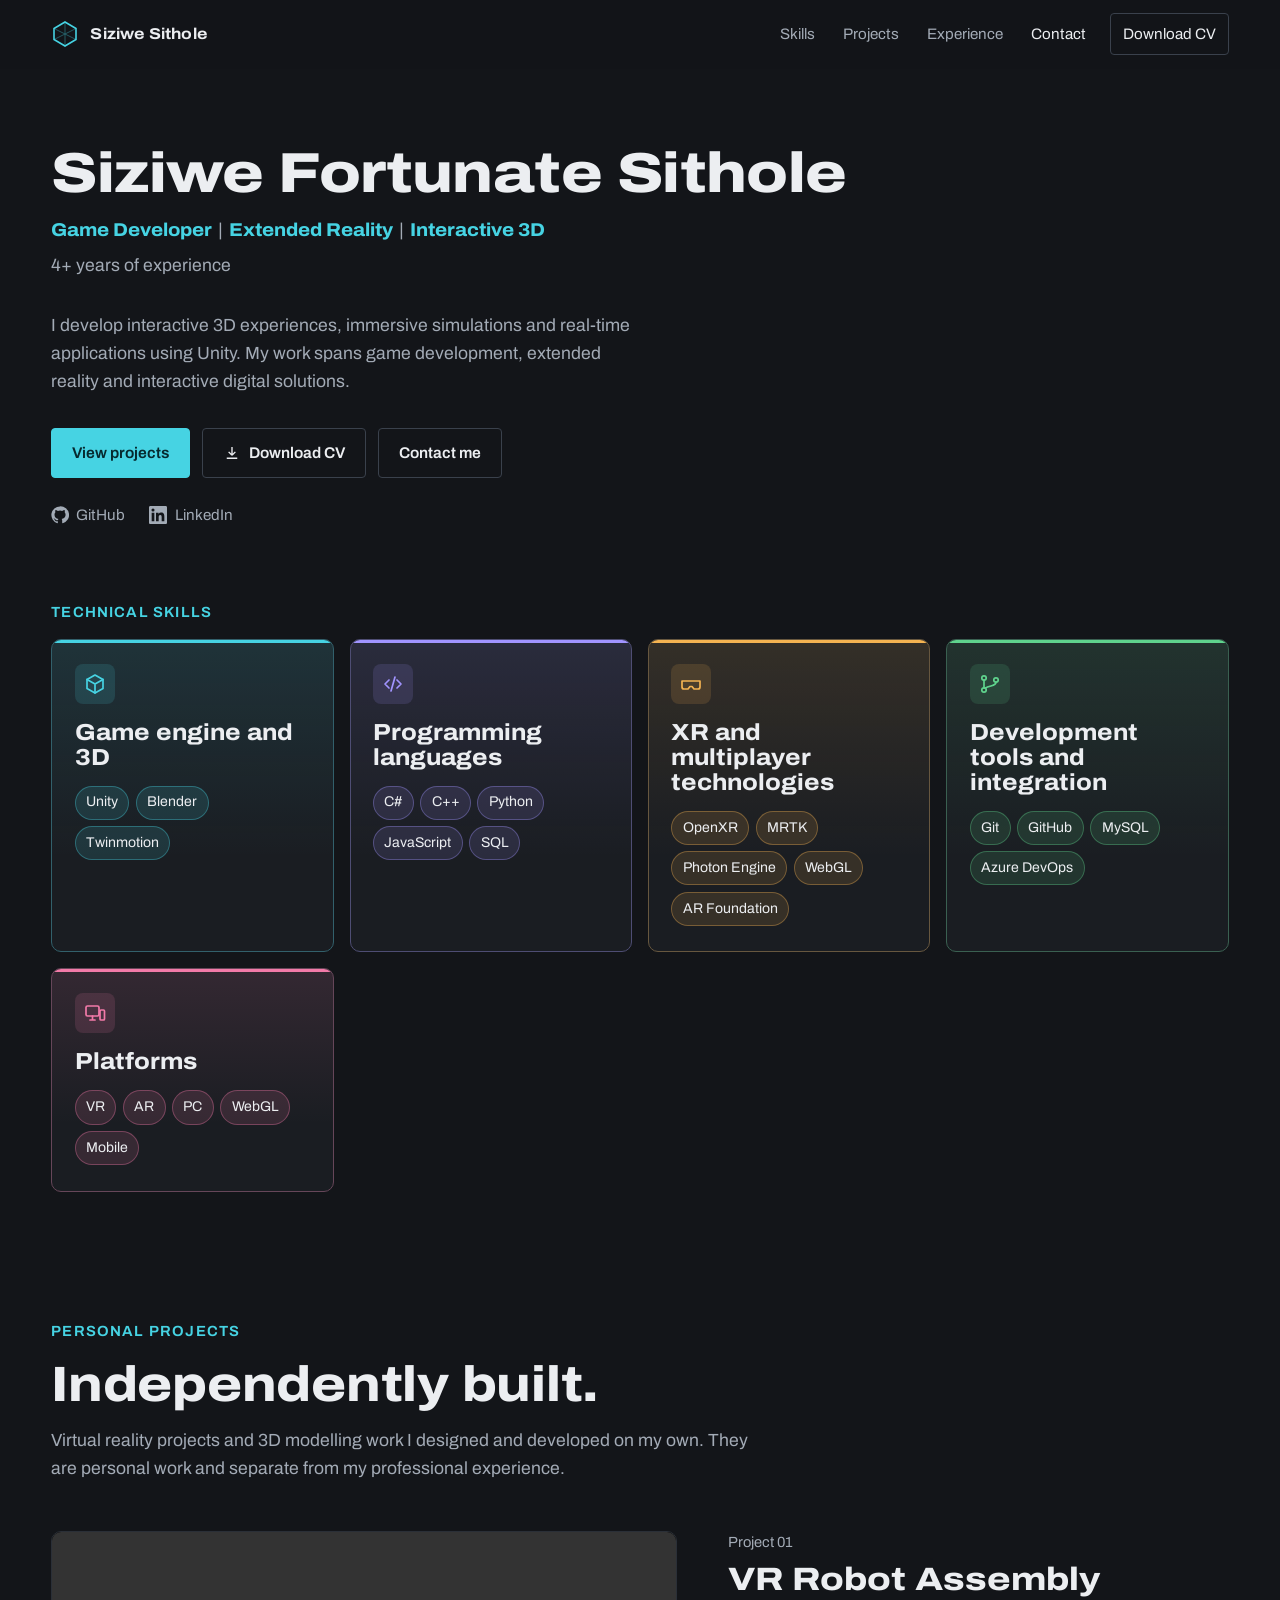
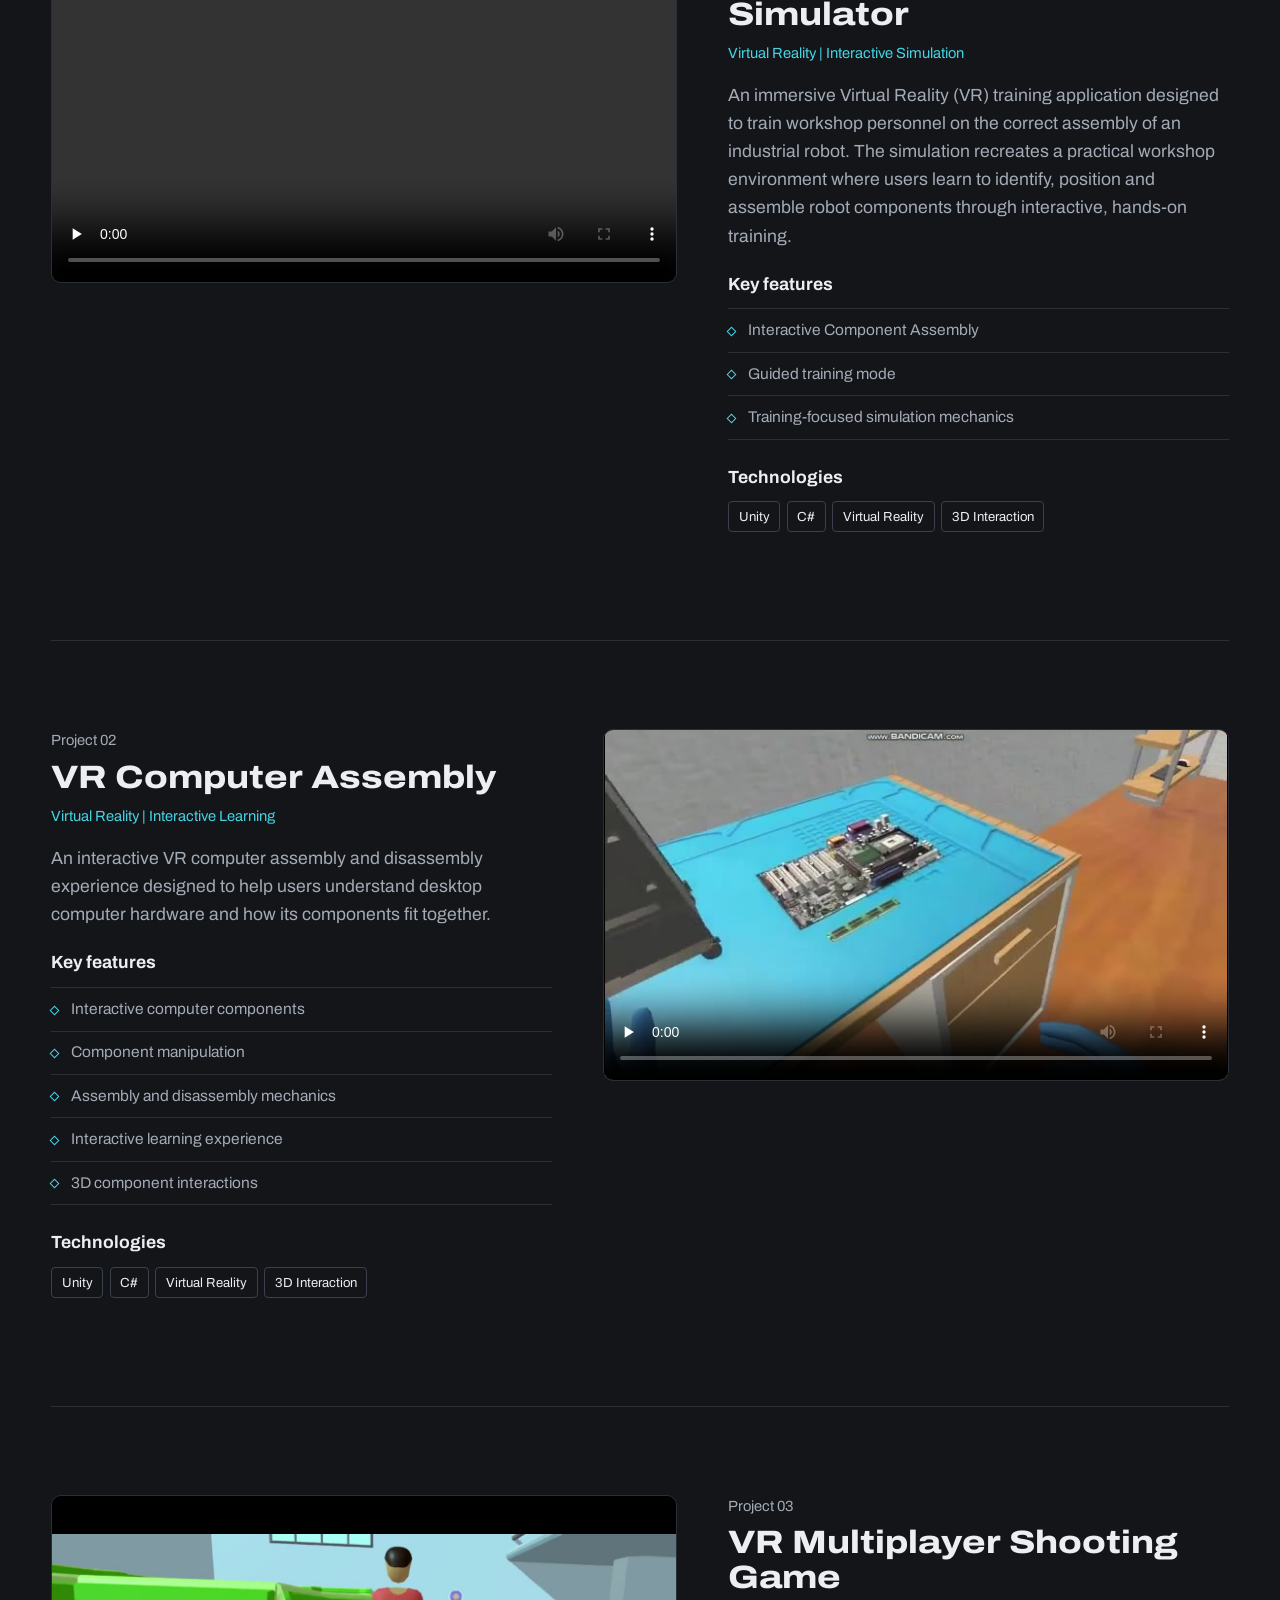
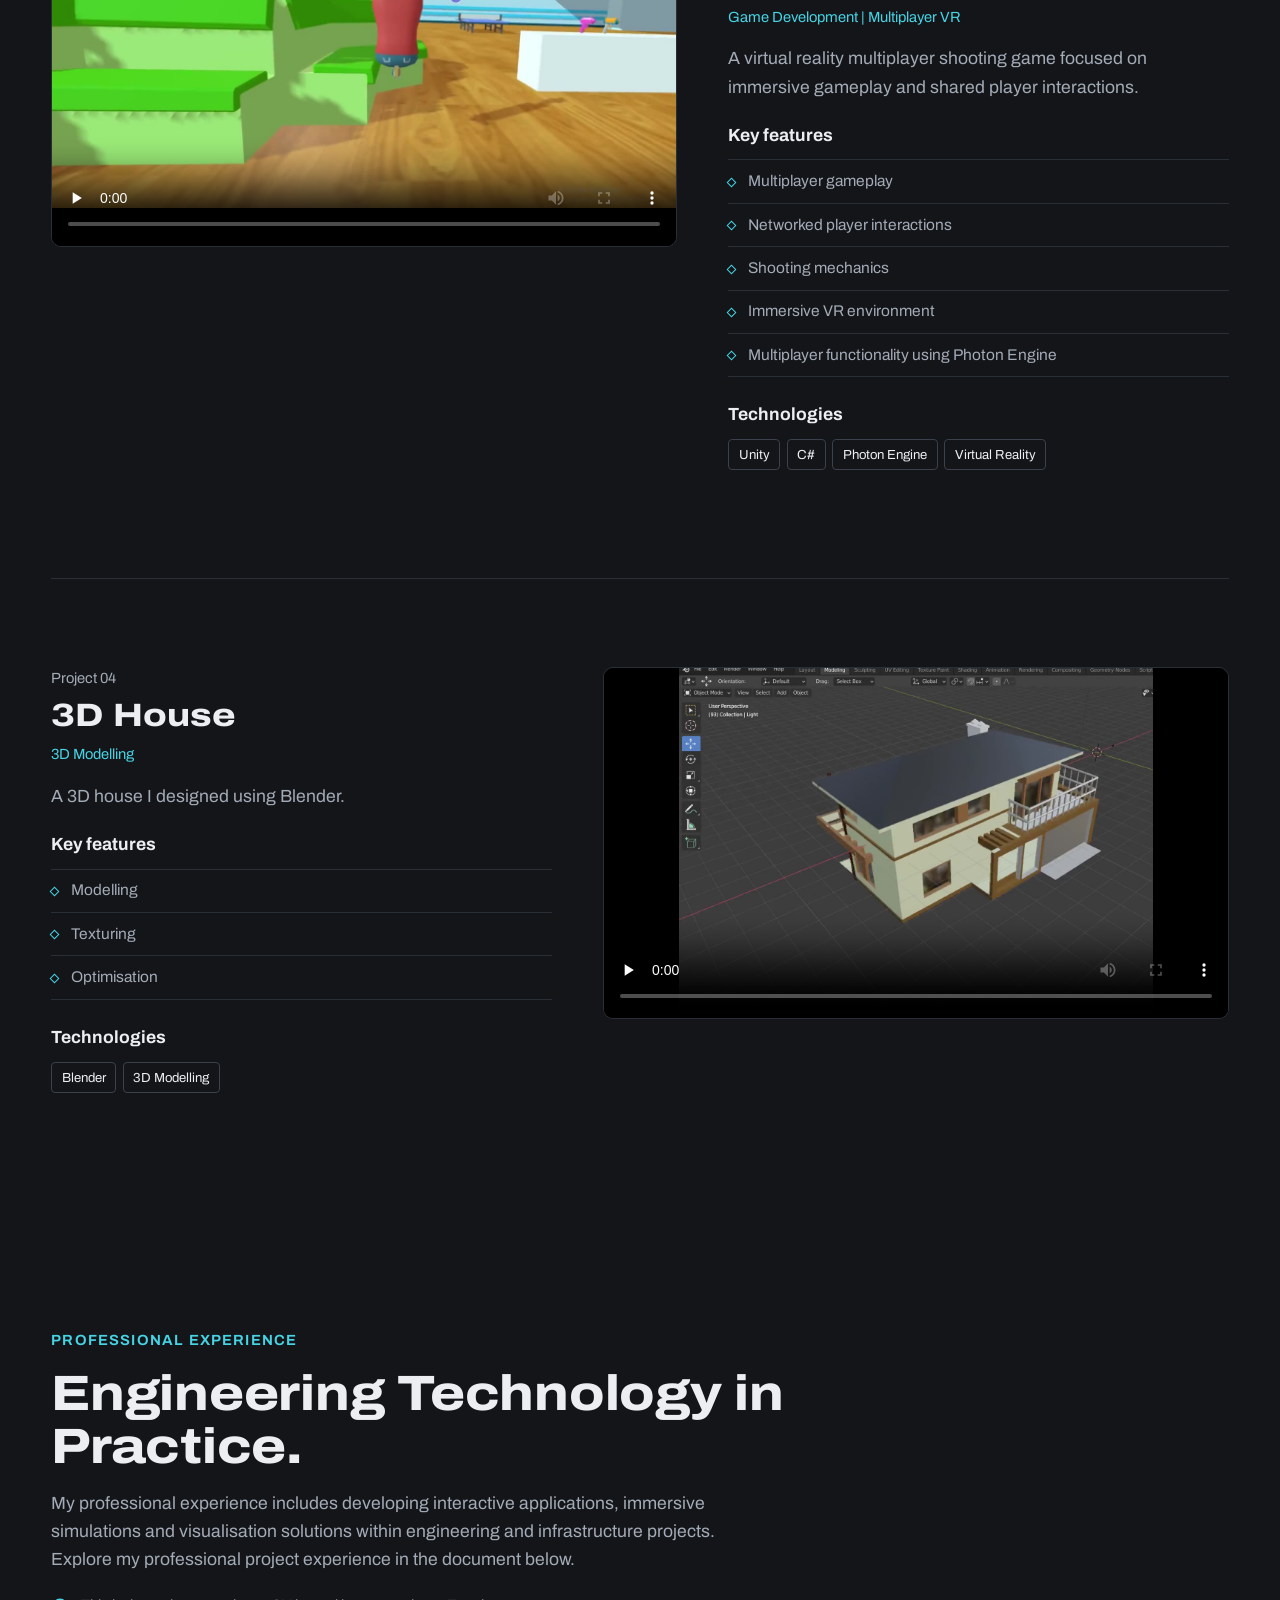
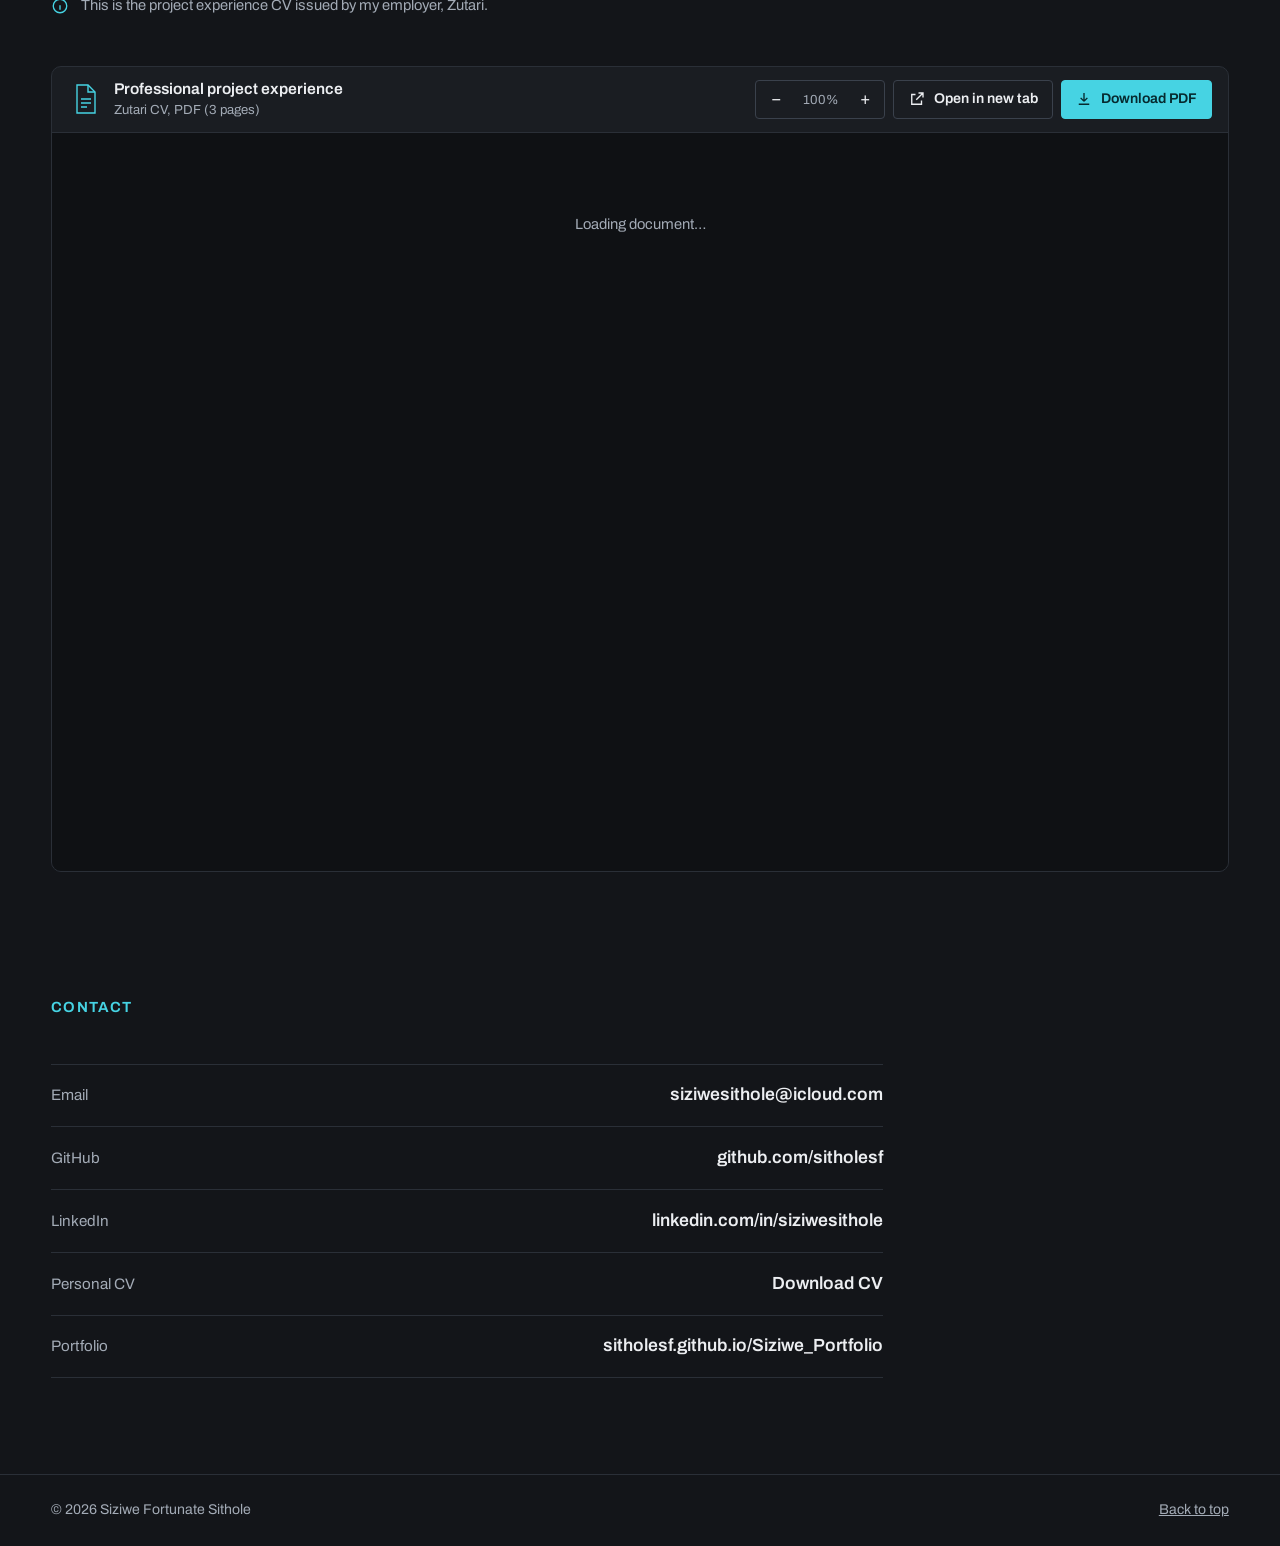
<file: index.html>
<!doctype html>
<html lang="en-ZA">
<head>
  <meta charset="utf-8">
  <meta name="viewport" content="width=device-width, initial-scale=1, viewport-fit=cover">
  <title>Siziwe Fortunate Sithole — Game Developer, Unity, XR &amp; Interactive 3D</title>
  <meta name="description" content="Portfolio of Siziwe Fortunate Sithole, a Unity game developer building VR, AR, multiplayer and interactive 3D experiences for PC, WebGL, VR and Steam.">
  <meta name="keywords" content="Unity Developer, Game Developer, Gameplay Programmer, VR Developer, AR Developer, XR Developer, Interactive 3D, Photon, C#, Microsoft HoloLens, WebGL, South Africa">
  <meta name="author" content="Siziwe Fortunate Sithole">
  <link rel="canonical" href="https://sitholesf.github.io/Siziwe_Portfolio/">
  <meta name="theme-color" content="#131519">

  <meta property="og:type" content="website">
  <meta property="og:title" content="Siziwe Fortunate Sithole — Game Developer | Unity | XR | Interactive 3D">
  <meta property="og:description" content="VR, AR, multiplayer and interactive 3D projects built in Unity and C#.">
  <meta property="og:url" content="https://sitholesf.github.io/Siziwe_Portfolio/">
  <!-- TODO: add a 1200×630 PNG/JPG screenshot and uncomment:
  <meta property="og:image" content="https://sitholesf.github.io/Siziwe_Portfolio/assets/images/og-cover.jpg"> -->
  <meta name="twitter:card" content="summary_large_image">

  <link rel="icon" href="assets/images/favicon.svg" type="image/svg+xml">
  <link rel="preload" href="assets/fonts/archivo-variable.woff2" as="font" type="font/woff2" crossorigin>
  <link rel="stylesheet" href="assets/css/style.css">

  <script>document.documentElement.classList.add('js');</script>
  <script type="application/ld+json">
  {
    "@context": "https://schema.org",
    "@type": "Person",
    "name": "Siziwe Fortunate Sithole",
    "jobTitle": "Game Developer | Extended Reality | Interactive 3D",
    "url": "https://sitholesf.github.io/Siziwe_Portfolio/",
    "sameAs": ["https://github.com/sitholesf", "https://www.linkedin.com/in/siziwesithole/"],
    "knowsAbout": ["Unity", "C#", "Virtual Reality", "Augmented Reality", "Photon Engine", "WebGL", "Microsoft HoloLens", "Blender", "Twinmotion"]
  }
  </script>
</head>
<body>
  <a class="skip-link" href="#main">Skip to content</a>

  <header class="site-header" id="top">
    <div class="wrap site-header__inner">
      <a class="brand" href="#top" aria-label="Siziwe Fortunate Sithole, back to top">
        <svg class="brand__mark" viewBox="0 0 28 28" aria-hidden="true"><path d="M14 2 25 8.5v11L14 26 3 19.5v-11Z" fill="none" stroke="#46d3e3" stroke-width="1.6"/><path d="M14 2v24M3 8.5l22 11M25 8.5l-22 11" stroke="#46d3e3" stroke-width=".8" opacity=".45"/></svg>
        <span class="brand__name">Siziwe Sithole</span>
      </a>
      <button class="nav-toggle" aria-expanded="false" aria-controls="site-nav">Menu</button>
      <nav class="nav" id="site-nav" aria-label="Main">
        <a href="#skills">Skills</a>
        <a href="#projects">Projects</a>
        <a href="#experience">Experience</a>
        <a href="#contact">Contact</a>
        <a class="nav__cv" href="assets/documents/Siziwe%20Sithole%20CV.pdf" download data-cv-link>Download CV</a>
      </nav>
    </div>
  </header>

  <main id="main">
    <!-- ================= HERO ================= -->
    <section class="hero" aria-labelledby="hero-title">
      <div class="wrap">
        <div class="hero__grid">
          <div>
            <div class="hero__id" data-seq style="--i:0">
              <h1 class="hero__name" id="hero-title">Siziwe Fortunate Sithole</h1>
              <p class="hero__role">
                <span class="hero__role-item">Game Developer</span> <span class="hero__sep" aria-hidden="true">|</span>
                <span class="hero__role-item">Extended Reality</span> <span class="hero__sep" aria-hidden="true">|</span>
                <span class="hero__role-item">Interactive 3D</span>
              </p>
              <p class="hero__years">4+ years of experience</p>
            </div>
            <p class="hero__lede" data-seq style="--i:4">I develop interactive 3D experiences, immersive simulations and real-time applications using Unity. My work spans game development, extended reality and interactive digital solutions.</p>
            <div class="hero__actions" data-seq style="--i:5">
              <a class="btn btn--primary" href="#projects">View projects</a>
              <a class="btn" href="assets/documents/Siziwe%20Sithole%20CV.pdf" download data-cv-link>
                <svg viewBox="0 0 24 24" fill="none" stroke="currentColor" stroke-width="1.8" aria-hidden="true"><path d="M12 4v11m0 0-4.5-4.5M12 15l4.5-4.5M5 19h14"/></svg>
                Download CV
              </a>
              <a class="btn" href="#contact">Contact me</a>
            </div>
            <div class="hero__social" data-seq style="--i:6">
              <a class="text-link" href="https://github.com/sitholesf" target="_blank" rel="noopener">
                <svg viewBox="0 0 24 24" fill="currentColor" aria-hidden="true"><path d="M12 .5a11.5 11.5 0 0 0-3.64 22.41c.58.1.79-.25.79-.56v-2c-3.2.7-3.88-1.37-3.88-1.37-.52-1.33-1.28-1.69-1.28-1.69-1.05-.71.08-.7.08-.7 1.16.08 1.77 1.19 1.77 1.19 1.03 1.77 2.7 1.26 3.36.96.1-.75.4-1.26.73-1.55-2.55-.29-5.24-1.28-5.24-5.69 0-1.26.45-2.29 1.19-3.1-.12-.29-.52-1.46.11-3.05 0 0 .97-.31 3.17 1.18a11 11 0 0 1 5.77 0c2.2-1.49 3.17-1.18 3.17-1.18.63 1.59.23 2.76.11 3.05.74.81 1.19 1.84 1.19 3.1 0 4.42-2.69 5.39-5.26 5.68.41.36.78 1.06.78 2.14v3.17c0 .31.21.67.8.56A11.5 11.5 0 0 0 12 .5Z"/></svg>
                GitHub
              </a>
              <a class="text-link" href="https://www.linkedin.com/in/siziwesithole/" target="_blank" rel="noopener">
                <svg viewBox="0 0 24 24" fill="currentColor" aria-hidden="true"><path d="M20.45 20.45h-3.56v-5.57c0-1.33-.02-3.04-1.85-3.04-1.85 0-2.14 1.45-2.14 2.94v5.67H9.35V9h3.41v1.56h.05a3.74 3.74 0 0 1 3.37-1.85c3.6 0 4.27 2.37 4.27 5.46ZM5.34 7.43a2.06 2.06 0 1 1 0-4.13 2.06 2.06 0 0 1 0 4.13ZM7.12 20.45H3.56V9h3.56ZM22.22 0H1.77C.79 0 0 .77 0 1.73v20.54C0 23.23.79 24 1.77 24h20.45c.98 0 1.78-.77 1.78-1.73V1.73C24 .77 23.2 0 22.22 0Z"/></svg>
                LinkedIn
              </a>
            </div>
          </div>
        </div>
      </div>


      <!-- ================= TECHNICAL SKILLS ================= -->
      <!-- Card colours: swap the skill--cyan / --violet / --amber / --green / --pink classes,
           or edit the colour values under "Skill cards" in style.css -->
      <div class="wrap hero-skills" id="skills" aria-labelledby="skills-title" role="region">
        <h2 class="section__name" id="skills-title" data-seq style="--i:7">TECHNICAL SKILLS</h2>
        <div class="skills" data-seq style="--i:8">
          <article class="skill skill--cyan">
            <svg class="skill__icon" viewBox="0 0 24 24" fill="none" stroke="currentColor" stroke-width="1.7" stroke-linecap="round" stroke-linejoin="round" aria-hidden="true"><path d="M12 3 20 7.5v9L12 21l-8-4.5v-9Z"/><path d="M12 12 20 7.5M12 12v9M12 12 4 7.5"/></svg>
            <h3>Game engine and 3D</h3>
            <ul><li>Unity</li><li>Blender</li><li>Twinmotion</li></ul>
          </article>
          <article class="skill skill--violet">
            <svg class="skill__icon" viewBox="0 0 24 24" fill="none" stroke="currentColor" stroke-width="1.7" stroke-linecap="round" stroke-linejoin="round" aria-hidden="true"><path d="m8 8-4 4 4 4M16 8l4 4-4 4M14 5l-4 14"/></svg>
            <h3>Programming languages</h3>
            <ul><li>C#</li><li>C++</li><li>Python</li><li>JavaScript</li><li>SQL</li></ul>
          </article>
          <article class="skill skill--amber">
            <svg class="skill__icon" viewBox="0 0 24 24" fill="none" stroke="currentColor" stroke-width="1.7" stroke-linecap="round" stroke-linejoin="round" aria-hidden="true"><path d="M3 9h18v6a2 2 0 0 1-2 2h-4l-2-2.5h-2L9 17H5a2 2 0 0 1-2-2Z"/></svg>
            <h3>XR and multiplayer technologies</h3>
            <ul><li>OpenXR</li><li>MRTK</li><li>Photon Engine</li><li>WebGL</li><li>AR Foundation</li></ul>
          </article>
          <article class="skill skill--green">
            <svg class="skill__icon" viewBox="0 0 24 24" fill="none" stroke="currentColor" stroke-width="1.7" stroke-linecap="round" stroke-linejoin="round" aria-hidden="true"><circle cx="6" cy="6" r="2.2"/><circle cx="6" cy="18" r="2.2"/><circle cx="18" cy="8" r="2.2"/><path d="M6 8.2v7.6M18 10.2c0 4-6 3-11 6"/></svg>
            <h3>Development tools and integration</h3>
            <ul><li>Git</li><li>GitHub</li><li>MySQL</li><li>Azure DevOps</li></ul>
          </article>
          <article class="skill skill--pink">
            <svg class="skill__icon" viewBox="0 0 24 24" fill="none" stroke="currentColor" stroke-width="1.7" stroke-linecap="round" stroke-linejoin="round" aria-hidden="true"><rect x="3" y="5" width="13" height="10" rx="1.5"/><path d="M7 19h5M9.5 15v4"/><rect x="17" y="9" width="4.5" height="10" rx="1"/></svg>
            <h3>Platforms</h3>
            <ul><li>VR</li><li>AR</li><li>PC</li><li>WebGL</li><li>Mobile</li></ul>
          </article>
        </div>
      </div>
    </section>

    <!-- ================= PERSONAL PROJECTS ================= -->
    <section class="section" id="projects" aria-labelledby="projects-title">
      <div class="wrap">
        <header class="section__head">
          <p class="section__name">PERSONAL PROJECTS</p>
          <h2 class="section__title" id="projects-title">Independently built.</h2>
          <p class="section__intro">Virtual reality projects and 3D modelling work I designed and developed on my own. They are personal work and separate from my professional experience.</p>
        </header>

        <div class="projects">
          <article class="project">
            <figure class="project__media">
              <video controls playsinline preload="none" aria-label="Video demonstration of VR Robot Assembly Simulator">
                <source src="assets/media/videos/Robot%20simulation_compressed.mp4" type="video/mp4">
              </video>
            </figure>
            <div class="project__body">
              <p class="project__num">Project 01</p>
              <h3 class="project__title">VR Robot Assembly Simulator</h3>
              <p class="project__cat">Virtual Reality | Interactive Simulation</p>
              <p class="project__desc">An immersive Virtual Reality (VR) training application designed to train workshop personnel on the correct assembly of an industrial robot. The simulation recreates a practical workshop environment where users learn to identify, position and assemble robot components through interactive, hands-on training.</p>
              <h4 class="project__sub">Key features</h4>
              <ul class="project__features"><li>Interactive Component Assembly</li><li>Guided training mode</li><li>Training-focused simulation mechanics</li></ul>
              <h4 class="project__sub">Technologies</h4>
              <ul class="tags"><li>Unity</li><li>C#</li><li>Virtual Reality</li><li>3D Interaction</li></ul>
              <!-- <a class="btn" href="https://github.com/sitholesf/REPO" target="_blank" rel="noopener">View code on GitHub</a> -->
              <div data-slot="Demo video and links">Add a GitHub or demo link button below the technologies.</div>
            </div>
          </article>

          <article class="project">
            <figure class="project__media">
              <video controls playsinline preload="none" poster="assets/images/projects/computer-assembly-poster.jpg" aria-label="Video demonstration of VR Computer Assembly">
                <source src="assets/media/videos/vr-computer-assembly.mp4" type="video/mp4">
              </video>
              <img class="project__poster" src="assets/images/projects/computer-assembly-poster.jpg" alt="VR view of a motherboard on a workbench in VR Computer Assembly" width="640" height="360" loading="lazy" decoding="async">
            </figure>
            <div class="project__body">
              <p class="project__num">Project 02</p>
              <h3 class="project__title">VR Computer Assembly</h3>
              <p class="project__cat">Virtual Reality | Interactive Learning</p>
              <p class="project__desc">An interactive VR computer assembly and disassembly experience designed to help users understand desktop computer hardware and how its components fit together.</p>
              <h4 class="project__sub">Key features</h4>
              <ul class="project__features"><li>Interactive computer components</li><li>Component manipulation</li><li>Assembly and disassembly mechanics</li><li>Interactive learning experience</li><li>3D component interactions</li></ul>
              <h4 class="project__sub">Technologies</h4>
              <ul class="tags"><li>Unity</li><li>C#</li><li>Virtual Reality</li><li>3D Interaction</li></ul>
              <!-- <a class="btn" href="https://github.com/sitholesf/REPO" target="_blank" rel="noopener">View code on GitHub</a> -->
              <div data-slot="GitHub or demo link">Uncomment the link button below the technologies and paste your URL.</div>
            </div>
          </article>

          <article class="project">
            <figure class="project__media">
              <video controls playsinline preload="none" poster="assets/images/projects/multiplayer-shooter-poster.jpg" aria-label="Video demonstration of VR Multiplayer Shooting Game">
                <source src="assets/media/videos/vr-multiplayer-shooting-game.mp4" type="video/mp4">
              </video>
              <img class="project__poster" src="assets/images/projects/multiplayer-shooter-poster.jpg" alt="Another player's avatar in the arena of the VR Multiplayer Shooting Game" width="1280" height="564" loading="lazy" decoding="async">
            </figure>
            <div class="project__body">
              <p class="project__num">Project 03</p>
              <h3 class="project__title">VR Multiplayer Shooting Game</h3>
              <p class="project__cat">Game Development | Multiplayer VR</p>
              <p class="project__desc">A virtual reality multiplayer shooting game focused on immersive gameplay and shared player interactions.</p>
              <h4 class="project__sub">Key features</h4>
              <ul class="project__features"><li>Multiplayer gameplay</li><li>Networked player interactions</li><li>Shooting mechanics</li><li>Immersive VR environment</li><li>Multiplayer functionality using Photon Engine</li></ul>
              <h4 class="project__sub">Technologies</h4>
              <ul class="tags"><li>Unity</li><li>C#</li><li>Photon Engine</li><li>Virtual Reality</li></ul>
              <!-- <a class="btn" href="https://github.com/sitholesf/REPO" target="_blank" rel="noopener">View code on GitHub</a> -->
              <div data-slot="GitHub or demo link">Uncomment the link button below the technologies and paste your URL.</div>
            </div>
          </article>

          <article class="project">
            <figure class="project__media">
              <video controls playsinline preload="none" poster="assets/images/projects/3d-house-poster.jpg" aria-label="Video of the 3D house model in Blender">
                <source src="assets/media/videos/3d-house-blender.mp4" type="video/mp4">
              </video>
              <img class="project__poster" src="assets/images/projects/3d-house-poster.jpg" alt="Two-storey 3D house model shown in the Blender viewport" width="1280" height="944" loading="lazy" decoding="async">
            </figure>
            <div class="project__body">
              <p class="project__num">Project 04</p>
              <h3 class="project__title">3D House</h3>
              <p class="project__cat">3D Modelling</p>
              <p class="project__desc">A 3D house I designed using Blender.</p>
              <h4 class="project__sub">Key features</h4>
              <ul class="project__features"><li>Modelling</li><li>Texturing</li><li>Optimisation</li></ul>
              <h4 class="project__sub">Technologies</h4>
              <ul class="tags"><li>Blender</li><li>3D Modelling</li></ul>
              <!-- TODO: add key features (e.g. modelling, materials, lighting) as a <ul class="project__features"> if you want -->
            </div>
          </article>
        </div>
      </div>
    </section>

    <!-- ================= PROFESSIONAL EXPERIENCE ================= -->
    <section class="section" id="experience" aria-labelledby="experience-title">
      <div class="wrap">
        <header class="section__head">
          <p class="section__name">PROFESSIONAL EXPERIENCE</p>
          <h2 class="section__title" id="experience-title">Engineering Technology in Practice.</h2>
          <p class="section__intro">My professional experience includes developing interactive applications, immersive simulations and visualisation solutions within engineering and infrastructure projects. Explore my professional project experience in the document below.</p>
          <p class="separation-note">
            <svg viewBox="0 0 24 24" fill="none" stroke="currentColor" stroke-width="1.8" aria-hidden="true"><circle cx="12" cy="12" r="9"/><path d="M12 11v6M12 7.5v.01"/></svg>
            <span>This is the project experience CV issued by my employer, Zutari.</span>
          </p>
        </header>

        <!--
          The document must live at: assets/documents/professional-project-experience.pdf
          If the file is missing, the viewer shows where to place it.
        -->
        <div class="doc" id="pdf-viewer" data-src="assets/documents/professional-project-experience.pdf">
          <div class="doc__bar">
            <div class="doc__meta">
              <svg class="doc__icon" viewBox="0 0 34 34" fill="none" stroke="currentColor" stroke-width="1.4" aria-hidden="true"><path d="M9 3h11l7 7v21H9Z"/><path d="M20 3v7h7M13 17h10M13 21h10M13 25h6"/></svg>
              <div>
                <div class="doc__title">Professional project experience</div>
                <div class="doc__sub">Zutari CV, PDF <span data-pdf-pages></span></div>
              </div>
            </div>
            <div class="doc__tools">
              <span class="doc__page" aria-live="polite" data-pdf-current></span>
              <div class="doc__zoom" role="group" aria-label="Zoom">
                <button type="button" data-zoom="-1" aria-label="Zoom out">−</button>
                <output data-zoom-level>100%</output>
                <button type="button" data-zoom="1" aria-label="Zoom in">+</button>
              </div>
              <a class="btn" href="assets/documents/professional-project-experience.pdf" target="_blank" rel="noopener">
                <svg viewBox="0 0 24 24" fill="none" stroke="currentColor" stroke-width="1.8" aria-hidden="true"><path d="M14 4h6v6M20 4l-9 9M18 14v5H5V6h5"/></svg>
                Open in new tab
              </a>
              <a class="btn btn--primary" href="assets/documents/professional-project-experience.pdf" download="Siziwe-Sithole-Professional-Project-Experience.pdf">
                <svg viewBox="0 0 24 24" fill="none" stroke="currentColor" stroke-width="1.8" aria-hidden="true"><path d="M12 4v11m0 0-4.5-4.5M12 15l4.5-4.5M5 19h14"/></svg>
                Download PDF
              </a>
            </div>
          </div>
          <div class="doc__well" tabindex="0" role="region" aria-label="Professional project experience document, scrollable">
            <div class="doc__pages" data-pdf-pages-container>
              <p class="doc__status">Loading document…</p>
            </div>
          </div>
          <noscript><p class="doc__status">JavaScript is off. <a href="assets/documents/professional-project-experience.pdf">Open the PDF directly</a>.</p></noscript>
        </div>
      </div>
    </section>

    <!-- ================= CONTACT ================= -->
    <section class="section contact" id="contact" aria-labelledby="contact-title">
      <div class="wrap">
        <header class="section__head">
          <h2 class="section__name" id="contact-title">CONTACT</h2>
        </header>
        <ul class="contact__list">
          <li>
            <!-- TODO: replace your.email@example.com (appears twice on this line) -->
            <a href="mailto:your.email@example.com"><span class="contact__label">Email</span><span class="contact__value">siziwesithole@icloud.com</span></a>
          </li>
          <li>
            <a href="https://github.com/sitholesf" target="_blank" rel="noopener"><span class="contact__label">GitHub</span><span class="contact__value">github.com/sitholesf</span></a>
          </li>
          <li>
            <a href="https://www.linkedin.com/in/siziwesithole/" target="_blank" rel="noopener"><span class="contact__label">LinkedIn</span><span class="contact__value">linkedin.com/in/siziwesithole</span></a>
          </li>
          <li>
            <a href="assets/documents/Siziwe%20Sithole%20CV.pdf" download data-cv-link><span class="contact__label">Personal CV</span><span class="contact__value">Download CV</span></a>
          </li>
          <li>
            <a href="https://sitholesf.github.io/Siziwe_Portfolio/"><span class="contact__label">Portfolio</span><span class="contact__value">sitholesf.github.io/Siziwe_Portfolio</span></a>
          </li>
        </ul>
      </div>
    </section>
  </main>

  <footer class="site-footer">
    <div class="wrap">
      <span>© <span data-year>2026</span> Siziwe Fortunate Sithole</span>
      <a href="#top">Back to top</a>
    </div>
  </footer>

  <script src="assets/js/main.js" defer></script>
  <script src="assets/js/pdf-viewer.js" defer></script>
</body>
</html>
</file>
<file: assets/css/style.css>
/* =========================================================
   Siziwe Fortunate Sithole — Portfolio
   ========================================================= */
@font-face {
  font-family: "Archivo";
  src: url("../fonts/archivo-variable.woff2") format("woff2-variations"), url("../fonts/archivo-variable.woff2") format("woff2");
  font-weight: 100 900;
  font-stretch: 62% 125%;
  font-style: normal;
  font-display: swap;
}
/* =========================================================
   Design tokens
   ========================================================= */
:root {
  --bg: #131519;          /* graphite charcoal */
  --bg-raised: #1a1d22;   /* panels */
  --bg-sunk: #0f1114;     /* viewport / document well */
  --line: #2a2f37;        /* hairlines */
  --line-strong: #3a414c;
  --text: #eceef1;
  --text-dim: #a3abb6;
  --accent: #46d3e3;      /* electric cyan */
  --accent-ink: #062a2f;
  --violet: #9183f2;      /* used sparingly in the scene */

  --font: "Archivo", "Helvetica Neue", Arial, system-ui, sans-serif;

  --step--1: clamp(0.84rem, 0.8rem + 0.15vw, 0.92rem);
  --step-0: clamp(1rem, 0.96rem + 0.2vw, 1.1rem);
  --step-1: clamp(1.2rem, 1.1rem + 0.45vw, 1.45rem);
  --step-2: clamp(1.5rem, 1.3rem + 0.9vw, 2.05rem);
  --step-3: clamp(2rem, 1.6rem + 1.9vw, 3.1rem);
  --step-4: clamp(2.3rem, 1.6rem + 3.3vw, 4.6rem);

  --gutter: clamp(1.25rem, 4vw, 3.5rem);
  --max: 1320px;
  --radius-s: 4px;
  --radius-m: 10px;
  --ease: cubic-bezier(.2,.7,.2,1);

  color-scheme: dark;
}

*, *::before, *::after { box-sizing: border-box; }
:root { box-sizing: border-box; }
html { scroll-behavior: smooth; scroll-padding-top: 5rem; -webkit-text-size-adjust: 100%; }
body {
  margin: 0;
  background: var(--bg);
  color: var(--text);
  font-family: var(--font);
  font-size: var(--step-0);
  line-height: 1.6;
  font-variation-settings: "wdth" 100;
  -webkit-font-smoothing: antialiased;
  padding-bottom: env(safe-area-inset-bottom, 0px);
}
img, video, canvas, svg { max-width: 100%; display: block; }
a { color: inherit; }
p { margin: 0 0 1em; }
h1, h2, h3 { margin: 0; line-height: 1.08; font-weight: 750; }
ul { margin: 0; padding: 0; }

:focus-visible { outline: 2px solid var(--accent); outline-offset: 3px; border-radius: 2px; }

.skip-link {
  position: absolute; left: 1rem; top: -4rem; z-index: 100;
  background: var(--accent); color: var(--accent-ink);
  padding: .6rem 1rem; border-radius: var(--radius-s); font-weight: 650; text-decoration: none;
}
.skip-link:focus { top: calc(1rem + env(safe-area-inset-top, 0px)); }

.visually-hidden {
  position: absolute !important; width: 1px; height: 1px; overflow: hidden;
  clip: rect(0 0 0 0); white-space: nowrap;
}

.wrap { width: min(100% - 2 * var(--gutter), var(--max)); margin-inline: auto; }

/* =========================================================
   Header
   ========================================================= */
.site-header {
  position: sticky; top: 0; z-index: 50;
  padding-top: env(safe-area-inset-top, 0px);
  background: rgba(19, 21, 25, .82);
  backdrop-filter: blur(12px); -webkit-backdrop-filter: blur(12px);
  border-bottom: 1px solid transparent;
  transition: border-color .3s;
}
.site-header.is-scrolled { border-bottom-color: var(--line); }
.site-header__inner { display: flex; align-items: center; justify-content: space-between; height: 4.25rem; gap: 1rem; }

.brand {
  display: inline-flex; align-items: center; gap: .7rem;
  text-decoration: none; font-weight: 700; letter-spacing: .01em;
  font-variation-settings: "wdth" 112;
}
.brand__mark { width: 28px; height: 28px; }
.brand__name { font-size: .98rem; }

.nav { display: flex; align-items: center; gap: .25rem; }
.nav a {
  text-decoration: none; color: var(--text-dim);
  font-size: .95rem; padding: .5rem .75rem; border-radius: var(--radius-s);
  transition: color .2s;
}
.nav a:hover, .nav a[aria-current="true"] { color: var(--text); }
.nav .nav__cv { color: var(--text); border: 1px solid var(--line-strong); margin-left: .5rem; }
.nav .nav__cv:hover { border-color: var(--accent); }

.nav-toggle {
  display: none; background: none; border: 1px solid var(--line-strong); color: var(--text);
  border-radius: var(--radius-s); padding: .45rem .7rem; font: inherit; font-size: .9rem; cursor: pointer;
}

@media (max-width: 860px) {
  .nav-toggle { display: inline-block; }
  .nav {
    position: absolute; left: 0; right: 0; top: 100%;
    flex-direction: column; align-items: stretch; gap: 0;
    background: var(--bg-raised); border-bottom: 1px solid var(--line);
    padding: .5rem var(--gutter) 1rem;
    display: none;
  }
  .nav.is-open { display: flex; }
  .nav a { padding: .85rem 0; border-bottom: 1px solid var(--line); border-radius: 0; font-size: 1.05rem; }
  .nav .nav__cv { margin: .75rem 0 0; text-align: center; border-radius: var(--radius-s); }
}

/* =========================================================
   Buttons
   ========================================================= */
.btn {
  display: inline-flex; align-items: center; justify-content: center; gap: .5rem;
  min-height: 2.9rem; padding: .7rem 1.25rem;
  font: inherit; font-size: .97rem; font-weight: 620; text-decoration: none;
  border-radius: var(--radius-s); border: 1px solid var(--line-strong);
  color: var(--text); background: transparent; cursor: pointer;
  transition: background-color .2s, border-color .2s, color .2s;
}
.btn:hover { border-color: var(--text-dim); }
.btn--primary { background: var(--accent); color: var(--accent-ink); border-color: var(--accent); }
.btn--primary:hover { background: #6fe0ec; border-color: #6fe0ec; }
.btn[aria-disabled="true"] { opacity: .5; cursor: not-allowed; }
.btn svg { width: 18px; height: 18px; flex: none; }

.text-link {
  display: inline-flex; align-items: center; gap: .45rem;
  color: var(--text-dim); text-decoration: none; font-size: .95rem;
  padding: .35rem 0;
}
.text-link:hover { color: var(--text); }
.text-link svg { width: 18px; height: 18px; }

/* =========================================================
   Hero
   ========================================================= */
.hero { padding: clamp(2.5rem, 6vw, 5rem) 0 0; position: relative; }
.hero__grid {
  display: grid; grid-template-columns: minmax(0, 1fr); max-width: 62rem;
  gap: clamp(2rem, 4vw, 4rem); align-items: center;
}
.hero__id { margin-bottom: 2rem; }
.hero__name {
  font-size: min(4.6rem, 4.4vw);
  font-weight: 820;
  font-variation-settings: "wdth" 118;
  line-height: 1;
  letter-spacing: -.01em;
  margin: 0 0 1rem;
}
.hero__role {
  color: var(--accent);
  font-size: min(1.4rem, 1.45vw);
  font-weight: 750;
  font-variation-settings: "wdth" 108;
  line-height: 1.3;
  margin: 0;
}
.hero__role-item { white-space: nowrap; }
.hero__sep { color: var(--text-dim); font-weight: 400; padding: 0 .1em; }
.hero__years { color: var(--text-dim); font-size: var(--step-0); margin: .6rem 0 0; }

.hero__headline {
  /* sized to the column so the longest line ("INTERACTIONS.") always fits */
  font-size: min(2.2rem, 2.2vw);
  font-weight: 780;
  font-variation-settings: "wdth" 122;
  letter-spacing: -.01em;
  line-height: 1;
  margin-bottom: 1.6rem;
}
.hero__headline { text-transform: uppercase; }
.hero__headline .line { display: block; }
.hero__headline .line:nth-child(2) { color: var(--text-dim); }
.hero__headline .line:nth-child(3) { color: var(--text); }

.hero__lede { color: var(--text-dim); max-width: 34em; font-size: var(--step-0); margin-bottom: 2rem; }
.hero__actions { display: flex; flex-wrap: wrap; gap: .75rem; margin-bottom: 1.25rem; }
.hero__social { display: flex; gap: 1.5rem; }

/* page-load sequence: the one orchestrated moment */
.js .hero [data-seq] { opacity: 0; transform: translateY(14px); }
.js .hero.is-ready [data-seq] {
  opacity: 1; transform: none;
  transition: opacity .8s var(--ease), transform .8s var(--ease);
  transition-delay: calc(var(--i, 0) * 110ms);
}

/* Scene viewport */
.viewport {
  position: relative;
  aspect-ratio: 4 / 3.6;
  background: var(--bg-sunk);
  border: 1px solid var(--line);
  border-radius: var(--radius-m);
  overflow: hidden;
  cursor: grab;
  touch-action: pan-y;
}
.viewport:active { cursor: grabbing; }
.viewport canvas { width: 100%; height: 100%; }
.viewport__tabs {
  position: absolute; top: 0; left: 0; right: 0;
  display: flex; align-items: center; gap: 1px;
  border-bottom: 1px solid var(--line);
  background: var(--bg-raised);
  font-size: .78rem; color: var(--text-dim);
  pointer-events: none;
}
.viewport__tabs span { padding: .45rem .9rem; }
.viewport__tabs .is-active { color: var(--text); background: var(--bg-sunk); box-shadow: inset 0 2px 0 var(--accent); }
.viewport__hint {
  position: absolute; left: .9rem; bottom: .75rem;
  font-size: .78rem; color: var(--text-dim); pointer-events: none;
}
.viewport__persp {
  position: absolute; right: 1.1rem; top: 5.6rem;
  font-size: .72rem; color: var(--text-dim); pointer-events: none;
}

/* Technical skills (in the hero) */
.hero-skills { margin-top: clamp(3rem, 6vw, 4.5rem); }
.hero-skills .section__name { margin-bottom: 1.1rem; }

/* Recruiter quick-scan strip */
.facts {
  margin-top: clamp(2rem, 4vw, 3rem);
  border-top: 1px solid var(--line);
  border-bottom: 1px solid var(--line);
}
.facts dl {
  margin: 0; display: grid; grid-template-columns: repeat(3, minmax(0, 1fr));
}
.facts div { padding: 1.25rem 1.25rem 1.3rem 0; }
.facts div + div { padding-left: 1.25rem; border-left: 1px solid var(--line); }
.facts dt { font-size: var(--step--1); color: var(--text-dim); margin-bottom: .3rem; }
.facts dd { margin: 0; font-weight: 600; font-size: .98rem; line-height: 1.45; }

@media (max-width: 960px) {
  .hero__grid { grid-template-columns: 1fr; }
  .hero__name { font-size: min(4.2rem, 10.5vw); }
  .hero__role { font-size: min(1.3rem, 4.2vw); }
  .hero__headline { font-size: min(2.4rem, 5.6vw); }
  .viewport { aspect-ratio: 16 / 11; }
  .facts dl { grid-template-columns: repeat(2, minmax(0, 1fr)); }
  .facts div:nth-child(odd) { padding-left: 0; border-left: 0; }
  .facts div:nth-child(n+3) { border-top: 1px solid var(--line); }
  .facts div:last-child { grid-column: 1 / -1; padding-left: 0; border-left: 0; }
}
@media (max-width: 520px) {
  .facts dl { grid-template-columns: 1fr; }
  .facts div, .facts div + div { padding-left: 0; border-left: 0; }
  .facts div + div { border-top: 1px solid var(--line); }
}

/* =========================================================
   Sections
   ========================================================= */
.section { padding: clamp(4.5rem, 10vw, 8rem) 0 0; }
.section__head { max-width: 46rem; margin-bottom: clamp(2rem, 4vw, 3rem); }
.section__name {
  font-size: var(--step--1); font-weight: 650; color: var(--accent);
  letter-spacing: .08em; margin: 0 0 .9rem;
}
.section__title {
  font-size: var(--step-3); font-weight: 780; font-variation-settings: "wdth" 115;
  letter-spacing: -.005em; margin-bottom: 1rem;
}
.section__intro { color: var(--text-dim); max-width: 40em; margin: 0; }

/* =========================================================
   Personal projects
   ========================================================= */
.projects { display: grid; gap: clamp(3.5rem, 7vw, 5.5rem); }

.project {
  display: grid; grid-template-columns: minmax(0, 1.25fr) minmax(0, 1fr);
  gap: clamp(1.5rem, 4vw, 4rem); align-items: start;
  padding-bottom: clamp(3.5rem, 7vw, 5.5rem);
  border-bottom: 1px solid var(--line);
}
.project:last-child { border-bottom: 0; }
.project:nth-child(even) { grid-template-columns: minmax(0, 1fr) minmax(0, 1.25fr); }
.project:nth-child(even) .project__media { order: 2; }

.project__media {
  position: relative; display: block; margin: 0;
  border-radius: var(--radius-m); overflow: hidden;
  border: 1px solid var(--line); background: var(--bg-sunk);
  aspect-ratio: 16 / 9;
}
.project__media img { width: 100%; height: 100%; object-fit: cover; }
.project__media video { width: 100%; height: 100%; object-fit: contain; background: #000; }
.project__media .project__poster { display: none; }
.project__media.is-missing video { display: none; }
.project__media.is-missing .project__poster { display: block; }
.project__badge {
  position: absolute; left: .8rem; bottom: .8rem;
  display: inline-flex; align-items: center; gap: .4rem;
  background: rgba(15, 17, 20, .85); border: 1px solid var(--line-strong);
  border-radius: 999px; padding: .3rem .7rem .3rem .55rem;
  font-size: .78rem; color: var(--text);
}
.project__badge svg { width: 14px; height: 14px; color: var(--accent); }

.project__num { font-size: var(--step--1); color: var(--text-dim); margin-bottom: .5rem; }
.project__title {
  font-size: var(--step-2); font-variation-settings: "wdth" 118; font-weight: 780;
  margin-bottom: .6rem;
}
.project__sub { font-size: var(--step-0); font-weight: 680; margin: 0 0 .6rem; }
.project__features { list-style: none; margin-bottom: 1.5rem; border-top: 1px solid var(--line); }
.project__features li {
  display: flex; gap: .8rem; padding: .55rem 0; border-bottom: 1px solid var(--line);
  color: var(--text-dim); font-size: .97rem;
}
.project__features li::before {
  content: ""; flex: none; width: 7px; height: 7px; margin-top: .6rem;
  border: 1.5px solid var(--accent); transform: rotate(45deg);
}
.project__role { font-size: var(--step--1); color: var(--text-dim); margin: 0 0 1rem; }
.project__cat { font-size: var(--step--1); color: var(--accent); margin-bottom: 1rem; }
.project__desc { color: var(--text-dim); margin-bottom: 1.25rem; }

.tags { display: flex; flex-wrap: wrap; gap: .4rem; list-style: none; margin-bottom: 1.25rem; }
.tags li {
  font-size: .82rem; padding: .25rem .6rem;
  border: 1px solid var(--line-strong); border-radius: var(--radius-s);
  color: var(--text);
}

@media (max-width: 860px) {
  .project, .project:nth-child(even) { grid-template-columns: 1fr; }
  .project:nth-child(even) .project__media { order: 0; }
}

/* =========================================================
   Professional experience / document viewer
   ========================================================= */
.separation-note {
  display: flex; gap: .75rem; align-items: flex-start;
  font-size: var(--step--1); color: var(--text-dim);
  margin: 1.25rem 0 0; max-width: 40em;
}
.separation-note svg { width: 18px; height: 18px; flex: none; margin-top: .2rem; color: var(--accent); }

.doc {
  border: 1px solid var(--line); border-radius: var(--radius-m);
  background: var(--bg-raised); overflow: hidden;
}
.doc__bar {
  display: flex; flex-wrap: wrap; align-items: center; justify-content: space-between;
  gap: .75rem 1rem; padding: .75rem 1rem; border-bottom: 1px solid var(--line);
}
.doc__meta { display: flex; align-items: center; gap: .75rem; min-width: 0; }
.doc__icon { width: 34px; height: 34px; flex: none; color: var(--accent); }
.doc__title { font-weight: 620; font-size: .97rem; line-height: 1.3; }
.doc__sub { font-size: .82rem; color: var(--text-dim); }
.doc__tools { display: flex; flex-wrap: wrap; align-items: center; gap: .5rem; }
.doc__tools .btn { min-height: 2.4rem; padding: .45rem .85rem; font-size: .88rem; }
.doc__zoom { display: inline-flex; align-items: center; border: 1px solid var(--line-strong); border-radius: var(--radius-s); }
.doc__zoom button {
  background: none; border: 0; color: var(--text); font: inherit; font-size: 1.05rem;
  width: 2.4rem; height: 2.3rem; cursor: pointer;
}
.doc__zoom button:hover { color: var(--accent); }
.doc__zoom output { font-size: .82rem; color: var(--text-dim); min-width: 3.2rem; text-align: center; }
.doc__page { font-size: .82rem; color: var(--text-dim); min-width: 6.5rem; }

.doc__well {
  height: min(82vh, 1000px);
  overflow: auto;
  background: var(--bg-sunk);
  padding: clamp(.75rem, 2.5vw, 2rem);
  overscroll-behavior: contain;
}
.doc__pages { display: flex; flex-direction: column; align-items: center; gap: 1.25rem; }
.doc__pages canvas {
  background: #fff; border-radius: 2px;
  box-shadow: 0 1px 0 rgba(255,255,255,.04), 0 18px 40px -18px rgba(0,0,0,.8);
  max-width: none;
}
.doc__status { color: var(--text-dim); font-size: .92rem; text-align: center; padding: 3rem 1rem; }
.doc__status code { color: var(--accent); overflow-wrap: anywhere; }
.doc__zoom button:disabled { opacity: .35; cursor: default; }
.doc__fallback { width: 100%; height: 100%; border: 0; background: #fff; }

@media (max-width: 640px) {
  .doc__well { height: 75vh; padding: .5rem; }
  .doc__tools { width: 100%; }
  .doc__tools .btn { flex: 1; }
}

/* =========================================================
   Skill cards
   Each card takes its colour from --tint. Change a card's colour by
   switching its class in index.html, or edit the values here.
   ========================================================= */
.skill.skill--cyan   { --tint: #46d3e3; }
.skill.skill--violet { --tint: #a194ff; }
.skill.skill--amber  { --tint: #f4b351; }
.skill.skill--green  { --tint: #5fd38d; }
.skill.skill--pink   { --tint: #f27aa8; }

.skills {
  display: grid; gap: 1rem;
  grid-template-columns: repeat(auto-fit, minmax(min(100%, 14.5rem), 1fr));
}
.skill {
  --tint: var(--accent);
  position: relative;
  padding: 1.5rem 1.4rem 1.6rem;
  border-radius: var(--radius-m);
  border: 1px solid color-mix(in srgb, var(--tint) 30%, var(--line));
  background:
    linear-gradient(180deg, color-mix(in srgb, var(--tint) 12%, transparent), transparent 70%),
    var(--bg-raised);
  overflow: hidden;
}
.skill::before {
  content: ""; position: absolute; inset: 0 0 auto; height: 3px; background: var(--tint);
}
.skill__icon {
  width: 40px; height: 40px; padding: 8px; margin-bottom: 1rem;
  color: var(--tint);
  background: color-mix(in srgb, var(--tint) 14%, transparent);
  border-radius: 8px;
}
.skill h3 { font-size: var(--step-1); font-variation-settings: "wdth" 110; margin-bottom: 1rem; color: var(--text); }
.skill ul { list-style: none; display: flex; flex-wrap: wrap; gap: .4rem; }
.skill li {
  font-size: .88rem; padding: .3rem .65rem; border-radius: 999px;
  color: var(--text);
  background: color-mix(in srgb, var(--tint) 13%, transparent);
  border: 1px solid color-mix(in srgb, var(--tint) 35%, transparent);
}

/* =========================================================
   Contact
   ========================================================= */
.contact { padding-bottom: clamp(4rem, 8vw, 6rem); }
.contact__grid { display: grid; grid-template-columns: minmax(0, 1fr) minmax(0, 1fr); gap: clamp(2rem, 5vw, 5rem); align-items: start; }
.contact__big {
  font-size: var(--step-3); font-weight: 800; font-variation-settings: "wdth" 120;
  margin-bottom: 1.5rem;
}
.contact__list { list-style: none; border-top: 1px solid var(--line); max-width: 52rem; }
.contact__list li { border-bottom: 1px solid var(--line); }
.contact__list a, .contact__list .contact__row {
  display: flex; justify-content: space-between; align-items: center; gap: 1rem;
  padding: 1.05rem 0; text-decoration: none;
}
.contact__list a:hover .contact__value { color: var(--accent); }
.contact__label { color: var(--text-dim); font-size: .95rem; }
.contact__value { font-weight: 600; text-align: right; overflow-wrap: anywhere; transition: color .2s; }
@media (max-width: 860px) { .contact__grid { grid-template-columns: 1fr; } }

.site-footer { border-top: 1px solid var(--line); padding: 1.5rem 0 calc(1.5rem + env(safe-area-inset-bottom, 0px)); color: var(--text-dim); font-size: .88rem; }
.site-footer .wrap { display: flex; flex-wrap: wrap; justify-content: space-between; gap: .5rem; }
.site-footer a { color: var(--text-dim); }

/* =========================================================
   Case study pages
   ========================================================= */
.case-hero { padding: clamp(2rem, 5vw, 4rem) 0 clamp(1.5rem, 3vw, 2.5rem); }
.breadcrumb { font-size: .9rem; color: var(--text-dim); margin-bottom: 1.5rem; }
.breadcrumb a { color: var(--text-dim); text-decoration: none; }
.breadcrumb a:hover { color: var(--text); }
.case-hero__title {
  font-size: var(--step-4); font-weight: 820; font-variation-settings: "wdth" 122;
  max-width: 14em; margin: .4rem 0 1.25rem;
}
.case-hero__cat { color: var(--accent); font-size: var(--step--1); }
.case-hero__lede { color: var(--text-dim); font-size: var(--step-1); line-height: 1.5; max-width: 36em; }

.case-media {
  position: relative; border-radius: var(--radius-m); overflow: hidden;
  border: 1px solid var(--line); background: var(--bg-sunk); aspect-ratio: 16 / 9;
}
.case-media video, .case-media img { width: 100%; height: 100%; object-fit: cover; }
.case-media video { object-fit: contain; background: #000; }
.case-media .case-media__poster { display: none; }
.case-media.is-missing video { display: none; }
.case-media.is-missing .case-media__poster { display: block; }

.case-body {
  display: grid; grid-template-columns: minmax(0, 17rem) minmax(0, 1fr);
  gap: clamp(2rem, 5vw, 5rem); padding: clamp(2.5rem, 6vw, 4.5rem) 0;
}
.case-facts { position: sticky; top: 6rem; align-self: start; }
.case-facts dl { margin: 0; }
.case-facts div { padding: .9rem 0; border-top: 1px solid var(--line); }
.case-facts dt { font-size: .85rem; color: var(--text-dim); margin-bottom: .25rem; }
.case-facts dd { margin: 0; font-weight: 600; font-size: .95rem; }
.case-facts .tags { margin: .35rem 0 0; }

.case-content h2 {
  font-size: var(--step-2); font-variation-settings: "wdth" 115; margin: 0 0 1rem;
}
.case-content section + section { margin-top: clamp(2.5rem, 5vw, 3.5rem); }
.case-content p { color: var(--text-dim); max-width: 40em; }
.feature-list { list-style: none; border-top: 1px solid var(--line); max-width: 40em; }
.feature-list li { display: flex; gap: .9rem; padding: .85rem 0; border-bottom: 1px solid var(--line); }
.feature-list li::before {
  content: ""; flex: none; width: 8px; height: 8px; margin-top: .6rem;
  border: 1.5px solid var(--accent); transform: rotate(45deg);
}

.gallery { display: grid; grid-template-columns: repeat(auto-fit, minmax(min(100%, 16rem), 1fr)); gap: 1rem; }
.gallery img { border-radius: var(--radius-s); border: 1px solid var(--line); aspect-ratio: 16/10; object-fit: cover; width: 100%; }

.case-nav {
  display: grid; grid-template-columns: 1fr 1fr; gap: 1rem;
  border-top: 1px solid var(--line); padding: 2rem 0 4rem;
}
.case-nav a { text-decoration: none; display: block; padding: 1rem 0; }
.case-nav a:last-child { text-align: right; }
.case-nav small { display: block; color: var(--text-dim); font-size: .85rem; margin-bottom: .25rem; }
.case-nav strong { font-size: var(--step-1); font-variation-settings: "wdth" 112; }
.case-nav a:hover strong { color: var(--accent); }

@media (max-width: 860px) {
  .case-body { grid-template-columns: 1fr; }
  .case-facts { position: static; }
}

/* =========================================================
   Draft slots: places for the owner to add media/details.
   Hidden for visitors. Add ?draft to any URL to see them.
   ========================================================= */
[data-slot] { display: none; }
.is-draft [data-slot] {
  display: block;
  border: 1.5px dashed var(--violet); border-radius: var(--radius-s);
  padding: 1rem 1.1rem; margin: 1rem 0; color: var(--text);
  background: rgba(145, 131, 242, .07);
  font-size: .92rem;
}
.is-draft [data-slot]::before {
  content: "To add: " attr(data-slot);
  display: block; font-weight: 700; color: var(--violet); margin-bottom: .3rem;
}
.is-draft [data-slot] code { color: var(--accent); overflow-wrap: anywhere; }
[data-hide-when-empty]:empty { display: none; }

/* =========================================================
   Reduced motion
   ========================================================= */
@media (prefers-reduced-motion: reduce) {
  html { scroll-behavior: auto; }
  *, *::before, *::after { transition-duration: .01ms !important; animation-duration: .01ms !important; }
  .js .hero [data-seq] { opacity: 1; transform: none; }
}
</file>
